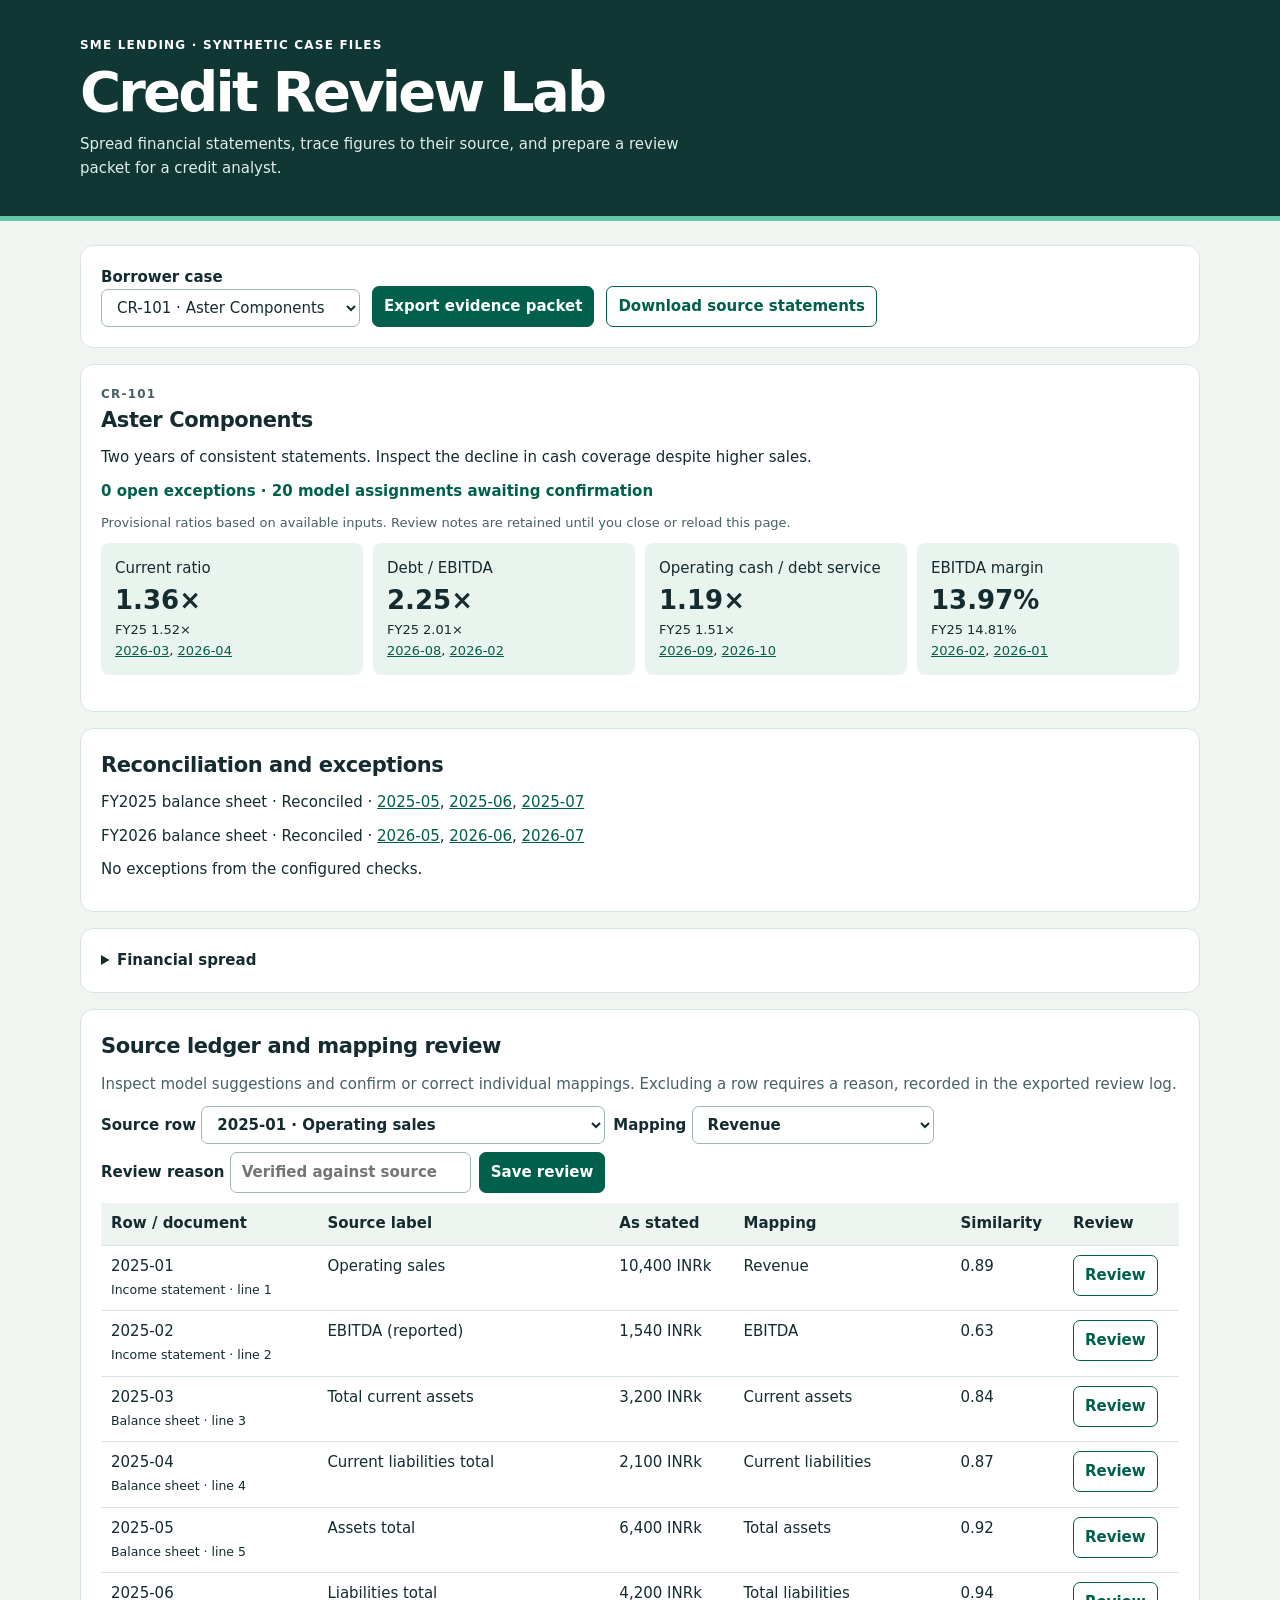
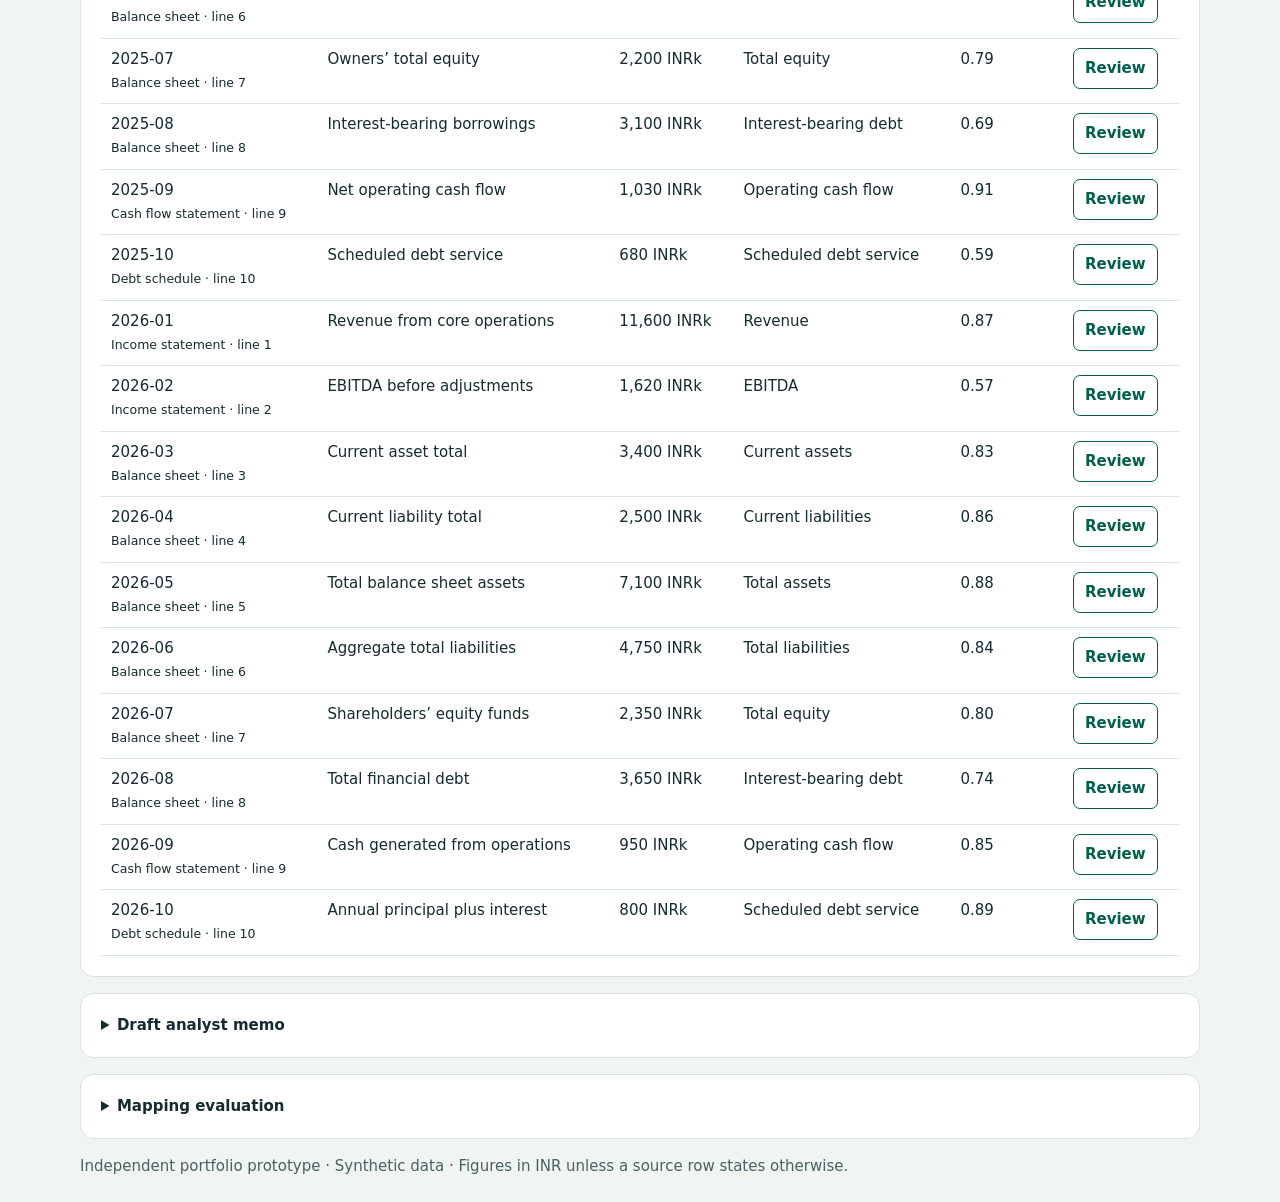
<file: index.html>
<!doctype html>
<html lang="en">
<head>
<meta charset="utf-8">
<meta name="viewport" content="width=device-width, initial-scale=1">
<title>Credit Review Lab</title>
<style>
:root{color-scheme:light;--ink:#142b30;--muted:#486064;--line:#d8e4df;--green:#00604c;--paper:#f0f5f2}
*{box-sizing:border-box}body{margin:0;background:var(--paper);color:var(--ink);font:15px/1.55 system-ui,sans-serif}
header{background:#113735;color:#fff;padding:36px max(24px,calc((100% - 1120px)/2));border-bottom:5px solid #63c7a6}h1{font-size:clamp(32px,6vw,56px);letter-spacing:-.05em;line-height:1.05;margin:8px 0 12px}header p{max-width:650px;margin:0;color:#deeee8}.eyebrow{font-size:12px;letter-spacing:.1em;text-transform:uppercase;font-weight:700}
main{max-width:1168px;margin:auto;padding:24px}section,details{background:white;border:1px solid var(--line);border-radius:13px;padding:20px;margin:0 0 16px}h2{font-size:21px;letter-spacing:-.02em;margin:0 0 10px}h3{font-size:16px;margin:12px 0 4px}p{margin:0 0 10px}.muted{color:var(--muted)}.controls{display:flex;flex-wrap:wrap;align-items:end;gap:12px}label{font-weight:650;display:block}button,select,input{font:inherit;color:inherit;border:1px solid #9fb5ae;border-radius:7px;background:#fff;padding:8px 11px;max-width:100%}button{cursor:pointer;background:var(--green);color:white;border-color:var(--green);font-weight:650}button.secondary{background:white;color:var(--green)}button:focus-visible,select:focus-visible,input:focus-visible{outline:3px solid #ac7b26;outline-offset:2px}.cards{display:grid;grid-template-columns:repeat(auto-fit,minmax(176px,1fr));gap:10px;margin-bottom:16px}.card{padding:14px;background:#eaf4ee;border-radius:8px}.card strong{font-size:26px;display:block}.scroll{overflow:auto}table{width:100%;border-collapse:collapse;min-width:610px}th,td{text-align:left;padding:9px 10px;border-bottom:1px solid var(--line);vertical-align:top}th{background:#eef5f0}.num{font-variant-numeric:tabular-nums;white-space:nowrap}.tag{font-size:12px;padding:2px 7px;border-radius:4px;background:#edf3f0;display:inline-block}.warn{background:#fff0d4;color:#633800}.error{color:#8b2727}code{overflow-wrap:anywhere}pre{white-space:pre-wrap;background:#eef5f0;padding:14px;border-radius:6px}summary{cursor:pointer;font-weight:700}footer{color:var(--muted)}.sub{font-size:13px}.status{font-weight:700;color:var(--green)}.fields{display:flex;gap:8px;flex-wrap:wrap}a{color:var(--green)}
</style>
</head>
<body>
<header><div class="eyebrow">SME lending · Synthetic case files</div><h1>Credit Review Lab</h1><p>Spread financial statements, trace figures to their source, and prepare a review packet for a credit analyst.</p></header>
<main>
<section class="controls">
<div><label for="case">Borrower case</label><select id="case"></select></div>
<button id="export">Export evidence packet</button>
<button id="download" class="secondary">Download source statements</button>
</section>
<div id="workbench"></div>
<details><summary>Mapping evaluation</summary><div id="evaluation"></div></details>
<footer>Independent portfolio prototype · Synthetic data · Figures in INR unless a source row states otherwise.</footer>
</main>
<script>
"use strict";
const labels = {
  revenue: ["sales revenue", "operating turnover", "net operating sales", "revenue from operations"],
  ebitda: ["ebitda", "operating earnings before depreciation", "earnings before interest tax depreciation amortisation", "adjusted ebitda"],
  current_assets: ["current assets", "total short term assets", "aggregate current assets", "current asset subtotal"],
  current_liabilities: ["current liabilities", "total short term liabilities", "aggregate current liabilities", "current liability subtotal"],
  assets: ["total assets", "aggregate assets", "assets grand total", "balance sheet assets"],
  liabilities: ["total liabilities", "aggregate liabilities", "liabilities grand total", "total external liabilities"],
  equity: ["total equity", "shareholders funds", "net worth", "owners equity"],
  debt: ["total debt", "interest bearing debt", "aggregate borrowings", "financing debt"],
  operating_cash: ["cash from operations", "operating cash flow", "net cash from operating activities", "cash generated by operations"],
  debt_service: ["annual debt service", "scheduled principal and interest", "debt service payments", "principal plus interest"]
};
const names = {
  revenue:"Revenue", ebitda:"EBITDA", current_assets:"Current assets", current_liabilities:"Current liabilities",
  assets:"Total assets", liabilities:"Total liabilities", equity:"Total equity", debt:"Interest-bearing debt",
  operating_cash:"Operating cash flow", debt_service:"Scheduled debt service"
};
const keys = Object.keys(names);
const sourceType = ["Income statement","Income statement","Balance sheet","Balance sheet","Balance sheet","Balance sheet","Balance sheet","Balance sheet","Cash flow statement","Debt schedule"];
const years = [2025,2026];
const base = [
  [10400,1540,3200,2100,6400,4200,2200,3100,1030,680],
  [11600,1620,3400,2500,7100,4750,2350,3650,950,800]
];
const variants = [
  ["Operating sales","EBITDA (reported)","Total current assets","Current liabilities total","Assets total","Liabilities total","Owners’ total equity","Interest-bearing borrowings","Net operating cash flow","Scheduled debt service"],
  ["Revenue from core operations","EBITDA before adjustments","Current asset total","Current liability total","Total balance sheet assets","Aggregate total liabilities","Shareholders’ equity funds","Total financial debt","Cash generated from operations","Annual principal plus interest"]
];
const cases = [
  {id:"CR-101",name:"Aster Components",description:"Two years of consistent statements. Inspect the decline in cash coverage despite higher sales."},
  {id:"CR-102",name:"Meridian Packaging",description:"A conflicting revenue entry, a balance sheet discrepancy, and debt service recorded as zero."},
  {id:"CR-103",name:"Juniper Industrial",description:"An ambiguous line label, a missing cash flow line, and a debt schedule supplied in a different currency."}
];
function buildRows(id){
  const rows = years.flatMap((year,i)=>keys.map((key,j)=>({
    id:year+"-"+String(j+1).padStart(2,"0"),year,label:variants[i][j],
    value:base[i][j],unit:"thousands",currency:"INR",document:sourceType[j],line:j+1
  })));
  if(id==="CR-102"){
    rows.find(row=>row.id==="2026-05").value=7350;
    rows.find(row=>row.id==="2026-10").value=0;
    rows.push({...rows.find(row=>row.id==="2026-01"),id:"2026-11",line:11,value:11900,label:"Sales revenue"});
  }
  if(id==="CR-103"){
    rows.find(row=>row.id==="2026-02").label="Result before allocations";
    rows.find(row=>row.id==="2026-10").currency="USD";
    return rows.filter(row=>row.id!=="2026-09");
  }
  return rows;
}
const normalise = value=>value.toLowerCase().replace(/[’']/g,"").replace(/[^a-z0-9]+/g," ").trim();
function vector(value){
  const input=" "+normalise(value)+" ";
  const counts=new Map();
  for(let i=0;i<input.length-2;i++){
    const gram=input.slice(i,i+3);
    counts.set(gram,(counts.get(gram)||0)+1);
  }
  const length=Math.hypot(...counts.values());
  return new Map([...counts].map(([key,count])=>[key,count/length]));
}
const training=Object.entries(labels).flatMap(([key,examples])=>examples.map(text=>({key,grams:vector(text)})));
function classify(text){
  const query=vector(text);
  const scores=keys.map(key=>({
    key,score:Math.max(...training.filter(item=>item.key===key).map(item=>
      [...query].reduce((sum,[gram,weight])=>sum+weight*(item.grams.get(gram)||0),0)))
  })).sort((a,b)=>b.score-a.score);
  const [first,second]=scores;
  return {key:first.score>=0.46 && first.score-second.score>=0.09 ? first.key:null,score:first.score,margin:first.score-second.score};
}
const metricSpecs=[
  {name:"Current ratio",keys:["current_assets","current_liabilities"],suffix:"×"},
  {name:"Debt / EBITDA",keys:["debt","ebitda"],suffix:"×"},
  {name:"Operating cash / debt service",keys:["operating_cash","debt_service"],suffix:"×"},
  {name:"EBITDA margin",keys:["ebitda","revenue"],suffix:"%",scale:100}
];
function analyse(rows, decisions={}){
  const mapped=rows.map(row=>{
    const model=classify(row.label);
    const decision=decisions[row.id];
    const key=decision ? decision.key : model.key;
    return {...row,key,model,decision:decision||null,amount:row.currency==="INR"&&row.unit==="thousands"?row.value*1000:null};
  });
  const issues=[];
  for(const row of mapped){
    if(row.amount===null) issues.push({year:row.year,message:"Unsupported currency or unit",refs:[row.id]});
    if(!row.key && !row.decision) issues.push({year:row.year,message:"Unmapped statement line",refs:[row.id]});
  }
  const annual=years.map(year=>{
    const accounts={};
    for(const key of keys){
      const matches=mapped.filter(row=>row.year===year && row.key===key);
      const refs=matches.map(row=>row.id);
      let status="Available";
      if(!matches.length) status="Missing";
      else if(matches.length>1) status="Duplicate";
      else if(matches[0].amount===null) status="Unsupported source";
      const value=status==="Available"?matches[0].amount:null;
      if(status!=="Available") issues.push({year,message:names[key]+" · "+status,refs});
      accounts[key]={value,refs,status};
    }
    const balanceInputs=["assets","liabilities","equity"].map(key=>accounts[key]);
    const checkable=balanceInputs.every(input=>input.value!==null);
    const gap=checkable?balanceInputs[0].value-balanceInputs[1].value-balanceInputs[2].value:null;
    const balanceRefs=balanceInputs.flatMap(input=>input.refs);
    if(gap!==0) issues.push({year,message:gap===null?"Balance sheet check unavailable":"Balance sheet difference "+money(gap),refs:balanceRefs});
    const metrics=metricSpecs.map(spec=>{
      const [numerator,denominator]=spec.keys.map(key=>accounts[key]);
      const refs=[...numerator.refs,...denominator.refs];
      let reason=null;
      if(numerator.value===null||denominator.value===null) reason="Input unavailable";
      else if(denominator.value<=0) reason="Denominator must be positive";
      if(reason) issues.push({year,message:spec.name+" · "+reason,refs});
      return {name:spec.name,formula:spec.keys.map(key=>names[key]).join(" / "),refs,reason,
        value:reason?null:numerator.value/denominator.value*(spec.scale||1),suffix:spec.suffix};
    });
    return {year,accounts,balance:{gap,refs:balanceRefs},metrics};
  });
  const needsMapping=mapped.filter(row=>row.key && !row.decision).length;
  return {mapped,annual,issues,needsMapping};
}
const evaluation=[
  ["Annual operating turnover","revenue"],["Core operating sales","revenue"],["Reported EBITDA","ebitda"],
  ["Total current assets","current_assets"],["Current liabilities subtotal","current_liabilities"],
  ["Grand total assets","assets"],["Total external liabilities reported","liabilities"],
  ["Owners’ total equity","equity"],["Interest bearing borrowings","debt"],
  ["Net operating cash flow","operating_cash"],["Scheduled debt service","debt_service"],
  ["Intercompany memo",null],["Closing remarks",null],["Result before allocations",null],
  ["Outstanding disputes",null],["Employee training provision",null],["Sales and marketing expenses",null],
  ["Noncurrent asset total",null],["EBITDA margin percentage",null]
];
const money=value=>value===null?"—":new Intl.NumberFormat("en-IN",{style:"currency",currency:"INR",maximumFractionDigits:0}).format(value);
const safe=value=>String(value).replace(/[&<>"']/g,char=>({"&":"&amp;","<":"&lt;",">":"&gt;",'"':"&quot;","'":"&#39;"}[char]));
const get=id=>document.getElementById(id);
const refs=ids=>ids.length?ids.map(id=>'<a href="#row-'+id+'">'+id+'</a>').join(", "):"No matching source";
const metricValue=item=>item.value===null?"—":item.value.toFixed(2)+item.suffix;
const reviewsByCase = Object.fromEntries(cases.map(item=>[item.id,{decisions:{},log:[]}]));
function activeReview(){
  return reviewsByCase[get("case").value];
}
function state(){
  const borrower=cases.find(item=>item.id===get("case").value);
  return {borrower,...analyse(buildRows(borrower.id),activeReview().decisions)};
}
function memo({borrower,annual,issues,needsMapping}){
  const current=annual.at(-1);
  const previous=annual[0];
  const lines=[borrower.id+" · "+borrower.name,"Draft evidence memo · FY"+current.year,
    ...current.metrics.map((item,index)=>item.name+" "+metricValue(item)+" (prior "+metricValue(previous.metrics[index])+"). "+(item.reason?item.reason+". ":"")+"Source: "+(item.refs.join(", ")||"missing")+".")];
  lines.push(issues.length+" open exceptions across both periods. "+needsMapping+" model assignments awaiting confirmation.");
  for(const issue of issues) lines.push("FY"+issue.year+" · "+issue.message+" · "+(issue.refs.join(", ")||"no matching source"));
  lines.push("Analyst to validate the evidence and apply the institution’s credit policy.");
  return lines.join("\n");
}
function render(){
  const data=state();
  const active=document.activeElement?.id;
  const current=data.annual.at(-1);
  get("workbench").innerHTML=
    '<section><div class="eyebrow muted">'+data.borrower.id+'</div><h2>'+data.borrower.name+'</h2><p>'+data.borrower.description+'</p>'+
    '<p class="status" role="status">'+data.issues.length+' open exceptions · '+data.needsMapping+' model assignments awaiting confirmation</p>'+
    '<p class="muted sub">Provisional ratios based on available inputs. Review notes are retained until you close or reload this page.</p><div class="cards">'+current.metrics.map((item,i)=>'<div class="card">'+item.name+'<strong>'+metricValue(item)+'</strong><div class="sub">FY25 '+metricValue(data.annual[0].metrics[i])+'</div><div class="sub">'+refs(item.refs)+'</div></div>').join("")+'</div></section>'+
    '<section><h2>Reconciliation and exceptions</h2>'+data.annual.map(entry=>'<p>FY'+entry.year+' balance sheet · '+(entry.balance.gap===null?'Unavailable':entry.balance.gap===0?'Reconciled':'Difference '+money(entry.balance.gap))+' · '+refs(entry.balance.refs)+'</p>').join("")+
    (data.issues.length?'<ul>'+data.issues.map(issue=>'<li>FY'+issue.year+' · '+safe(issue.message)+' · '+refs(issue.refs)+'</li>').join("")+'</ul>':'<p>No exceptions from the configured checks.</p>')+'</section>'+
    '<details><summary>Financial spread</summary><div class="scroll"><table><thead><tr><th>Account</th><th>FY2025</th><th>FY2026</th></tr></thead><tbody>'+
    keys.map(key=>'<tr><th scope="row">'+names[key]+'</th>'+data.annual.map(entry=>{const line=entry.accounts[key];return '<td class="num">'+money(line.value)+' · '+safe(line.status)+'<br>'+refs(line.refs)+'</td>';}).join("")+'</tr>').join("")+'</tbody></table></div></details>'+
    '<section><h2>Source ledger and mapping review</h2><p class="muted">Inspect model suggestions and confirm or correct individual mappings. Excluding a row requires a reason, recorded in the exported review log.</p>'+
    '<form id="review" class="fields"><label>Source row <select id="reviewRow">'+data.mapped.map(row=>'<option value="'+row.id+'">'+row.id+' · '+safe(row.label)+'</option>').join("")+'</select></label>'+
    '<label>Mapping <select id="reviewKey"><option value="">Exclude row</option>'+keys.map(key=>'<option value="'+key+'">'+names[key]+'</option>').join("")+'</select></label>'+
    '<label>Review reason <input id="reason" required maxlength="160" placeholder="Verified against source"></label><button id="apply">Save review</button></form>'+
    '<p id="notice" aria-live="polite"></p><div class="scroll"><table><thead><tr><th>Row / document</th><th>Source label</th><th>As stated</th><th>Mapping</th><th>Similarity</th><th>Review</th></tr></thead><tbody>'+
    data.mapped.map(row=>'<tr id="row-'+row.id+'"><td>'+row.id+'<br><small>'+row.document+' · line '+row.line+'</small></td><td>'+safe(row.label)+'</td><td class="num">'+row.value.toLocaleString("en-IN")+' '+row.currency+'k</td><td>'+(names[row.key]||"—")+'</td><td>'+row.model.score.toFixed(2)+'</td><td><button type="button" class="secondary" data-row="'+row.id+'">'+(row.decision?"Edit review":"Review")+'</button></td></tr>').join("")+
    '</tbody></table></div></section><details><summary>Draft analyst memo</summary><pre>'+safe(memo(data))+'</pre></details>';
  function select(rowId){
    const row=data.mapped.find(item=>item.id===rowId);
    get("reviewRow").value=row.id;
    get("reviewKey").value=row.key||"";
    get("reason").value=row.decision?.reason||"";
  }
  get("reviewRow").onchange=event=>select(event.target.value);
  select(data.mapped[0].id);
  get("workbench").querySelectorAll("[data-row]").forEach(button=>button.onclick=()=>{select(button.dataset.row); get("reason").focus();});
  get("review").onsubmit=event=>{
    event.preventDefault();
    const id=get("reviewRow").value;
    const reason=get("reason").value.trim();
    if(!reason){get("notice").textContent="Enter a review reason.";return;}
    const before=data.mapped.find(row=>row.id===id).key;
    const key=get("reviewKey").value||null;
    const entry={id,before,key,reason,at:new Date().toISOString()};
    activeReview().decisions[id]=entry;
    activeReview().log.push(entry);
    render();
    select(id);
    get("notice").textContent="Saved review for "+id+". Ratios and exceptions recalculated.";
    get("apply").focus();
  };
  if(active==="case") get("case").focus();
}
function save(filename,data,type){
  const url=URL.createObjectURL(new Blob([data],{type}));
  const link=document.createElement("a");
  link.href=url;
  link.download=filename;
  link.click();
  setTimeout(()=>URL.revokeObjectURL(url),1000);
}
function evaluate(){
  const exact=new Map(Object.entries(labels).flatMap(([key,examples])=>examples.map(text=>[normalise(text),key])));
  const scored=evaluation.map(([label,expected])=>({label,expected,baseline:exact.get(normalise(label))||null,prediction:classify(label).key}));
  return {scored, totals: {
    cases:scored.length,known:scored.filter(row=>row.expected).length,
    exactCorrect:scored.filter(row=>row.expected&&row.baseline===row.expected).length,
    modelCorrect:scored.filter(row=>row.expected&&row.prediction===row.expected).length,
    wrongAccepted:scored.filter(row=>row.prediction&&row.prediction!==row.expected).length,
    unknownRejected:scored.filter(row=>!row.expected&&!row.prediction).length
  }};
}
function init(){
  get("case").innerHTML=cases.map(item=>'<option value="'+item.id+'">'+item.id+' · '+item.name+'</option>').join("");
  get("case").onchange=render;
  get("export").onclick=()=>{
    const data=state();
    save(data.borrower.id+"-evidence.json",JSON.stringify({schemaVersion:1,synthetic:true,...data,memo:memo(data),reviewLog:activeReview().log},null,2),"application/json");
  };
  get("download").onclick=()=>{
    const {borrower}=state();
    const rows=buildRows(borrower.id);
    const columns=Object.keys(rows[0]);
    const csv=[columns.join(","),...rows.map(row=>columns.map(key=>'"'+String(row[key]).replace(/"/g,'""')+'"').join(","))].join("\n");
    save(borrower.id+"-source.csv",csv,"text/csv");
  };
  const {scored,totals}=evaluate();
  get("evaluation").innerHTML='<p>'+totals.modelCorrect+'/'+totals.known+' known held-out labels mapped correctly by character-trigram matching, versus '+totals.exactCorrect+'/'+totals.known+' for normalised exact matching. '+totals.unknownRejected+'/'+(totals.cases-totals.known)+' out-of-schema labels were withheld. '+totals.wrongAccepted+' incorrect model suggestions passed the similarity threshold.</p><p class="muted">Synthetic, hand-authored challenge set. Scores are cosine similarity, not calibrated probabilities. Model suggestions require analyst review.</p><div class="scroll"><table><thead><tr><th>Held-out label</th><th>Expected</th><th>Exact baseline</th><th>Model</th></tr></thead><tbody>'+scored.map(row=>'<tr><td>'+safe(row.label)+'</td><td>'+(names[row.expected]||"Abstain")+'</td><td>'+(names[row.baseline]||"Abstain")+'</td><td>'+(names[row.prediction]||"Abstain")+'</td></tr>').join("")+'</tbody></table></div>';
  render();
}
if(typeof document!=="undefined") init();
</script>
</body>
</html>
</file>
